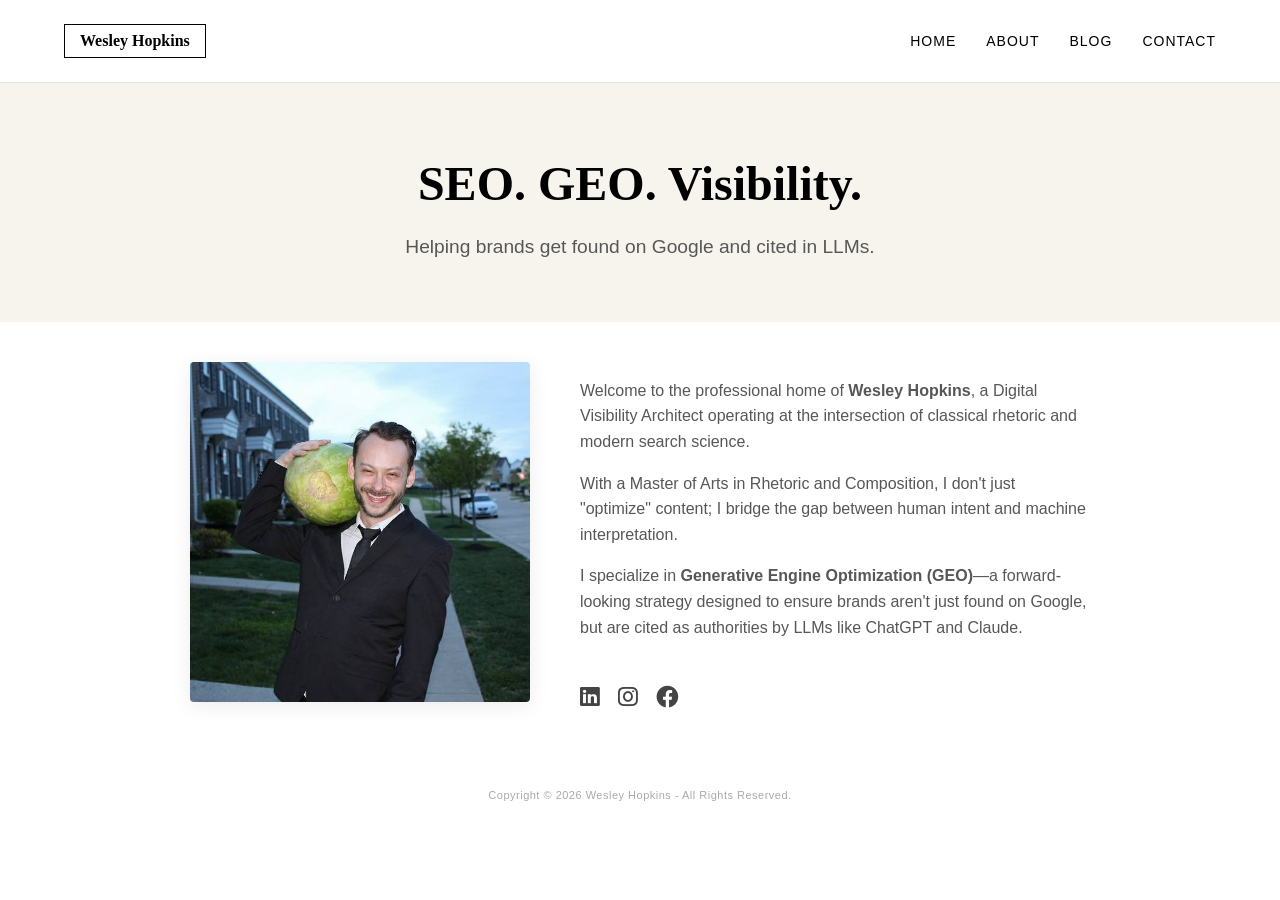
<file: index.html>
<!DOCTYPE html>
<html lang="en">
<head>
    <link rel="stylesheet" href="https://cdnjs.cloudflare.com/ajax/libs/font-awesome/6.0.0/css/all.min.css">
    <meta charset="utf-8"/>
    <meta http-equiv="X-UA-Compatible" content="IE=edge"/>
    <meta name="viewport" content="width=device-width, initial-scale=1"/>
    <title>Wesley Hopkins | Digital Visibility Architect</title>
    <meta name="description" content="Wesley Hopkins uses SEO and generative engine optimization to help brands get found on Google and cited in LLMs."/>
    <link rel="stylesheet" href="styles.css">
    
    <script type="application/ld+json">
    {
      "@context": "https://schema.org",
      "@type": "Person",
      "name": "Wesley Hopkins",
      "jobTitle": "Digital Visibility Architect",
      "description": "Expert in SEO and Generative Engine Optimization strategies, specializing in bridging the gap between rhetoric and machine understanding.",
      "url": "https://wesleyhopkins.digital",
      "sameAs": [
        "https://www.linkedin.com/in/wesleyhopkins/",
        "https://www.facebook.com/wesley.hopkins.935818/",
        "https://x.com/harmonkreiger",
        "https://instagram.com/funeraldiner"
      ],
      "knowsAbout": ["SEO", "Generative Engine Optimization", "Rhetoric", "Technical Writing"],
      "alumniOf": {
        "@type": "Organization",
        "name": "University of North Alabama",
        "department": "Master of Arts in Rhetoric and Composition"
      },
      "hasCredential": [
        {
          "@type": "EducationalOccupationalCredential",
          "name": "HubSpot Academy SEO Certification",
          "credentialCategory": "Certification"
        }
      ]
    }
    </script>
</head>
<body class="x x-fonts-playfair-display">
    <div class="layout">
        <header class="header-section">
            <nav class="nav-container">
                <div class="logo">Wesley Hopkins</div>

                <button class="menu-toggle" aria-label="Toggle Menu" onclick="toggleMenu()">
                    <i class="fa-solid fa-bars"></i>
                </button>

                <ul class="nav-links" id="navLinks">
                    <li><a href="index.html">Home</a></li>
                    <li><a href="about.html">About</a></li>
                    <li><a href="/blog/index.html">Blog</a></li>
                    <li><a href="contact.html">Contact</a></li>
                </ul>
            </nav>
            
            <div class="hero-section">
                <div class="hero-text">
                    <h1>SEO. GEO. Visibility.</h1>
                    <p class="tagline">Helping brands get found on Google and cited in LLMs.</p>
                </div>
            </div>
        </header>

        <main class="content-section">
            <div class="container bio-flex-container">
                <div class="bio-image">
                    <img src="wesley-hopkins.JPG" alt="Wesley Hopkins - Digital Visibility Architect">
                </div>

                <div class="bio-text">
                    <p>Welcome to the professional home of <strong>Wesley Hopkins</strong>, a Digital Visibility Architect operating at the intersection of classical rhetoric and modern search science.</p>
                    <p>With a Master of Arts in Rhetoric and Composition, I don't just "optimize" content; I bridge the gap between human intent and machine interpretation.</p>
                    <p>I specialize in <strong>Generative Engine Optimization (GEO)</strong>—a forward-looking strategy designed to ensure brands aren't just found on Google, but are cited as authorities by LLMs like ChatGPT and Claude.</p>
        
                    <div class="social-icons">
                        <a href="https://linkedin.com/in/wesleyhopkins/" target="_blank" aria-label="LinkedIn">
                            <i class="fa-brands fa-linkedin"></i>
                        </a>
                        <a href="https://instagram.com/funeraldiner" target="_blank" aria-label="Instagram">
                            <i class="fa-brands fa-instagram"></i>
                        </a>
                        <a href="https://facebook.com/wesley.hopkins.935818/" target="_blank" aria-label="Facebook">
                            <i class="fa-brands fa-facebook"></i>
                        </a>
                    </div>
                </div>
            </div>
        </main>

        <footer>
            <p>Copyright © 2026 Wesley Hopkins - All Rights Reserved.</p>
        </footer>
    </div>
    
    <script src="script.js"></script>
</body>
</html>
</file>
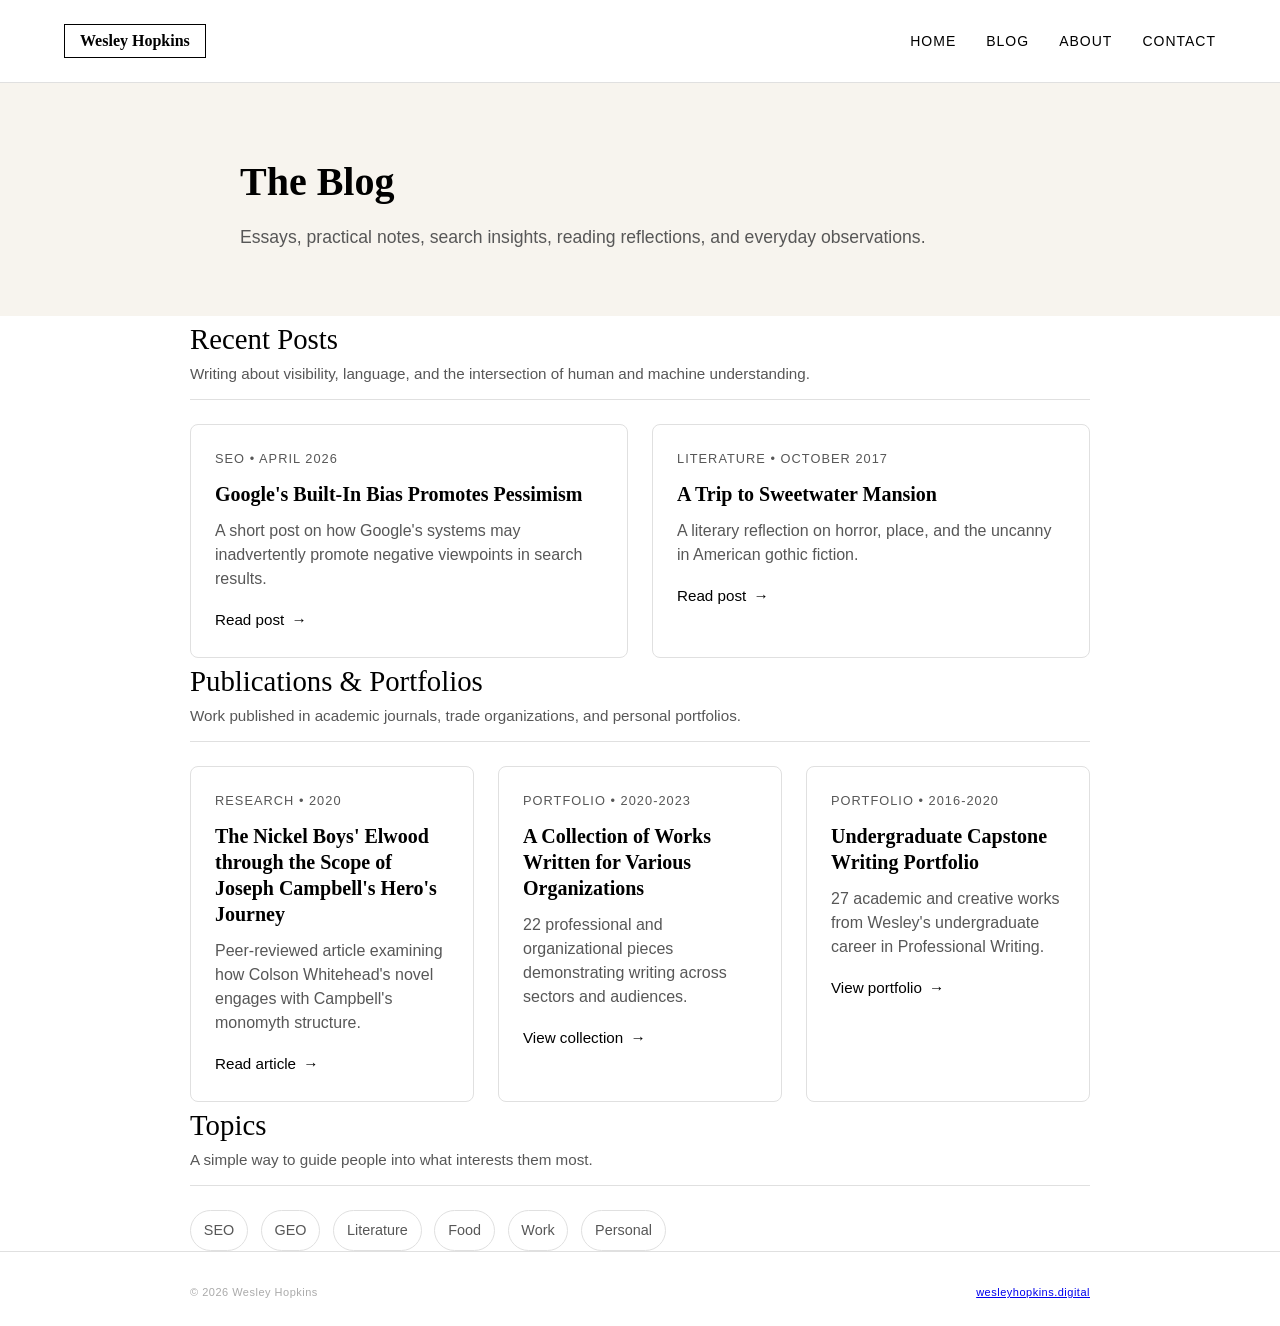
<file: blog/index.html>
<!DOCTYPE html>
<html lang="en">
<head>
    <link rel="stylesheet" href="https://cdnjs.cloudflare.com/ajax/libs/font-awesome/6.0.0/css/all.min.css">
    <meta charset="utf-8"/>
    <meta name="viewport" content="width=device-width, initial-scale=1"/>
    <title>Blog | Wesley Hopkins</title>
    <meta name="description" content="Reflections on SEO, GEO, literature, food, and the art of digital visibility from Wesley Hopkins, Digital Visibility Architect."/>
    <link rel="stylesheet" href="../styles.css">
</head>
<body class="x x-fonts-playfair-display">
    <div class="layout">
        <header class="header-section">
            <nav class="nav-container">
                <div class="logo">Wesley Hopkins</div>

                <button class="menu-toggle" aria-label="Toggle Menu" onclick="toggleMenu()">
                    <i class="fa-solid fa-bars"></i>
                </button>

                <ul class="nav-links" id="navLinks">
                    <li><a href="../index.html">Home</a></li>
                    <li><a href="index.html">Blog</a></li>
                    <li><a href="../about.html">About</a></li>
                    <li><a href="../contact.html">Contact</a></li>
                </ul>
            </nav>
        </header>

        <header class="blog-header">
            <div class="container blog-hero">
                <h1 class="blog-title">The Blog</h1>
                <p class="blog-subtitle">Essays, practical notes, search insights, reading reflections, and everyday observations.</p>
            </div>
        </header>

        <main class="content-section">
            <div class="container">
                <div class="section-head">
                    <div>
                        <h2>Recent Posts</h2>
                        <p>Writing about visibility, language, and the intersection of human and machine understanding.</p>
                    </div>
                </div>

                <div class="post-grid">
                    <a href="https://wesleyhopkins.substack.com/p/googles-built-in-bias-promoting-pessimism" class="post-card" target="_blank" rel="noopener noreferrer">
                        <div class="meta">SEO • April 2026</div>
                        <h3>Google's Built-In Bias Promotes Pessimism</h3>
                        <p class="post-excerpt">A short post on how Google's systems may inadvertently promote negative viewpoints in search results.</p>
                        <span class="read-more">Read post <span>→</span></span>
                    </a>

                    <a href="https://vocal.media/horror/a-trip-to-sweetwater-mansion" class="post-card" target="_blank" rel="noopener noreferrer">
                        <div class="meta">Literature • October 2017</div>
                        <h3>A Trip to Sweetwater Mansion</h3>
                        <p class="post-excerpt">A literary reflection on horror, place, and the uncanny in American gothic fiction.</p>
                        <span class="read-more">Read post <span>→</span></span>
                    </a>
                </div>

                <div class="section-head" id="publications">
                    <div>
                        <h2>Publications & Portfolios</h2>
                        <p>Work published in academic journals, trade organizations, and personal portfolios.</p>
                    </div>
                </div>

                <div class="post-grid">
                    <a href="https://scispace.com/pdf/the-nickel-boys-elwood-through-the-scope-of-joseph-campbell-47vdaqnu6i.pdf" class="post-card" target="_blank" rel="noopener noreferrer">
                        <div class="meta">Research • 2020</div>
                        <h3>The Nickel Boys' Elwood through the Scope of Joseph Campbell's Hero's Journey</h3>
                        <p class="post-excerpt">Peer-reviewed article examining how Colson Whitehead's novel engages with Campbell's monomyth structure.</p>
                        <span class="read-more">Read article <span>→</span></span>
                    </a>

                    <a href="https://tinyurl.com/2r8xwvkw" class="post-card" target="_blank" rel="noopener noreferrer">
                        <div class="meta">Portfolio • 2020-2023</div>
                        <h3>A Collection of Works Written for Various Organizations</h3>
                        <p class="post-excerpt">22 professional and organizational pieces demonstrating writing across sectors and audiences.</p>
                        <span class="read-more">View collection <span>→</span></span>
                    </a>

                    <a href="https://tinyurl.com/wahopkinsundergradportfolio" class="post-card" target="_blank" rel="noopener noreferrer">
                        <div class="meta">Portfolio • 2016-2020</div>
                        <h3>Undergraduate Capstone Writing Portfolio</h3>
                        <p class="post-excerpt">27 academic and creative works from Wesley's undergraduate career in Professional Writing.</p>
                        <span class="read-more">View portfolio <span>→</span></span>
                    </a>
                </div>

                <div class="section-head" id="topics">
                    <div>
                        <h2>Topics</h2>
                        <p>A simple way to guide people into what interests them most.</p>
                    </div>
                </div>
                
                <div style="display: flex; gap: 0.8rem; flex-wrap: wrap;">
                    <a href="tag/seo/" class="chip">SEO</a>
                    <a href="tag/geo/" class="chip">GEO</a>
                    <a href="tag/literature/" class="chip">Literature</a>
                    <a href="tag/food/" class="chip">Food</a>
                    <a href="tag/work/" class="chip">Work</a>
                    <a href="tag/personal/" class="chip">Personal</a>
                </div>
            </div>
        </main>

        <footer class="blog-footer">
            <div class="container footer-row">
                <div>© 2026 Wesley Hopkins</div>
                <div><a href="../">wesleyhopkins.digital</a></div>
            </div>
        </footer>
    </div>

    <script src="../script.js"></script>
</body>
</html>
</file>
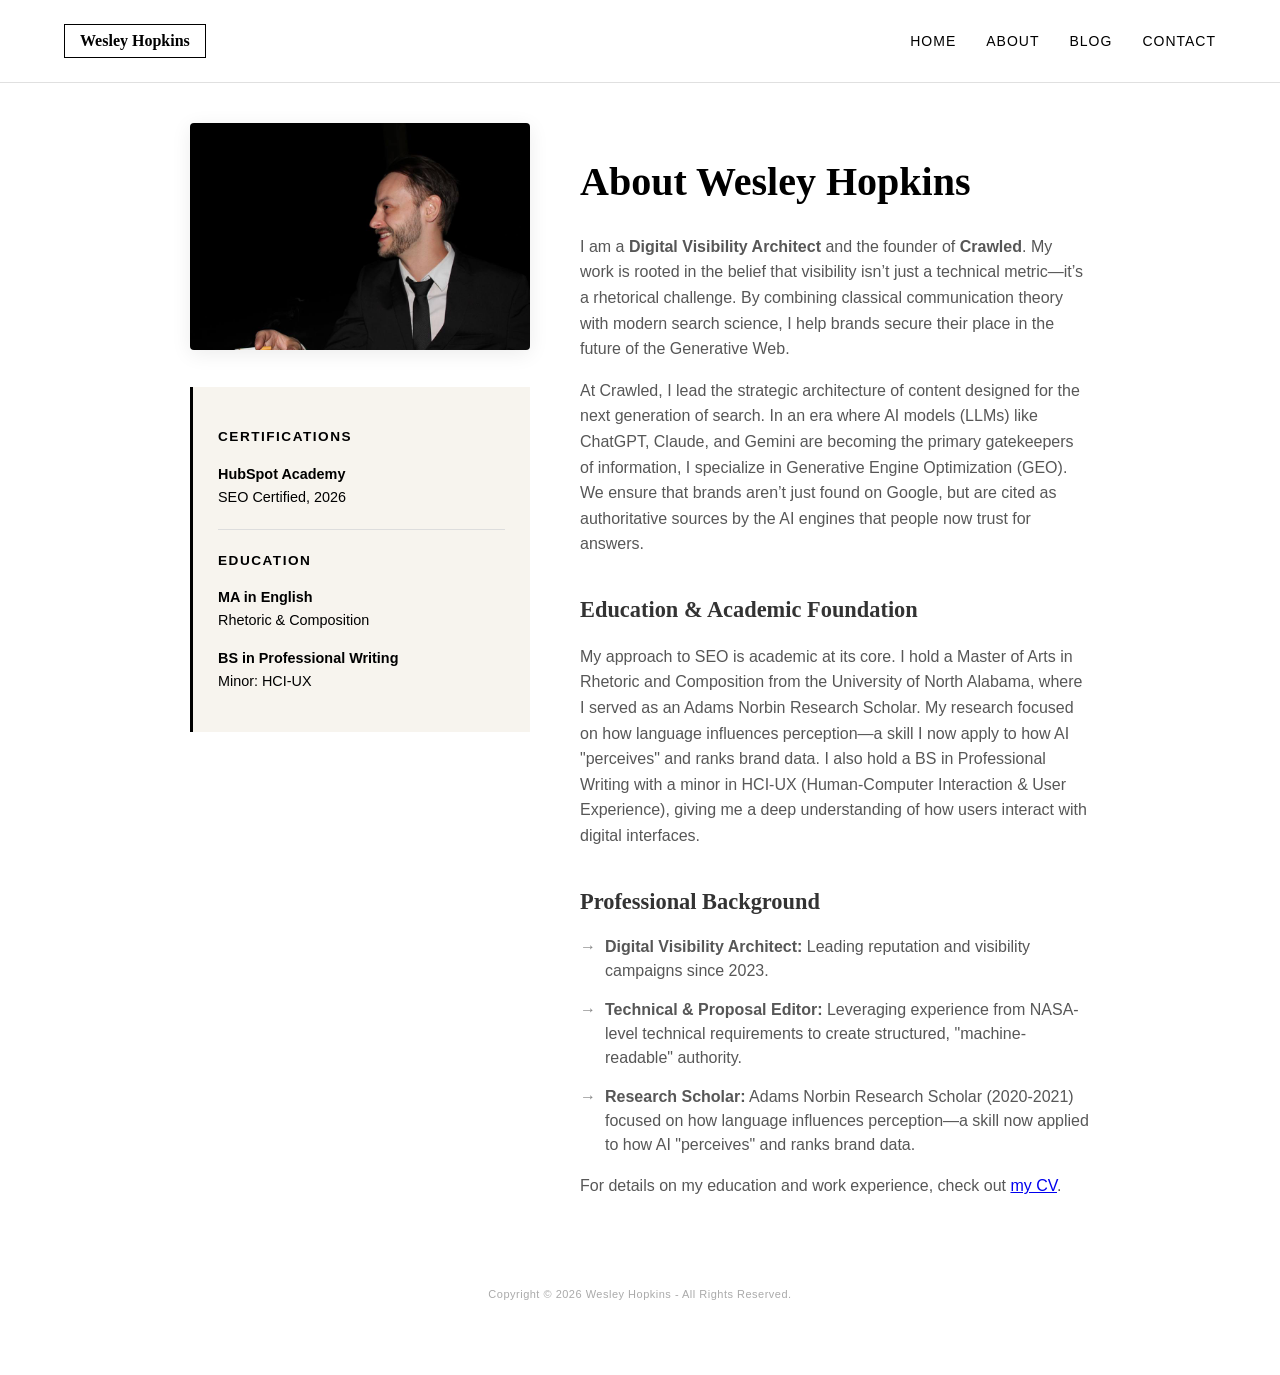
<file: about.html>
<!DOCTYPE html>
<html lang="en">
<head>
  <link rel="stylesheet" href="https://cdnjs.cloudflare.com/ajax/libs/font-awesome/6.0.0/css/all.min.css">
    <meta charset="utf-8"/>
    <meta name="viewport" content="width=device-width, initial-scale=1"/>
    <title>About | Wesley Hopkins</title>
    <link rel="stylesheet" href="styles.css">
</head>
<body class="x x-fonts-playfair-display">
    <div class="layout">
<header class="header-section">
    <nav class="nav-container">
        <div class="logo">Wesley Hopkins</div>

        <button class="menu-toggle" aria-label="Toggle Menu" onclick="toggleMenu()">
            <i class="fa-solid fa-bars"></i>
        </button>

        <ul class="nav-links" id="navLinks">
            <li><a href="index.html">Home</a></li>
            <li><a href="about.html">About</a></li>
            <li><a href="/blog/index.html">Blog</a></li>
            <li><a href="contact.html">Contact</a></li>
        </ul>
    </nav>
</header>

<main class="content-section">
    <div class="container bio-flex-container">
        <div class="bio-image">
            <img src="wesley-hopkins-2.JPG" alt="Wesley Hopkins - Digital Visibility Architect">
            
            <div class="credentials-sidebar">
                <h3>Certifications</h3>
                <p><strong>HubSpot Academy</strong><br>SEO Certified, 2026</p>
                <hr>
                <h3>Education</h3>
                <p><strong>MA in English</strong><br>Rhetoric & Composition</p>
                <p><strong>BS in Professional Writing</strong><br>Minor: HCI-UX</p>
            </div>
        </div>

        <div class="bio-text">
            <h1>About Wesley Hopkins</h1>
            <p>I am a <strong>Digital Visibility Architect</strong> and the founder of <strong>Crawled</strong>. My work is rooted in the belief that visibility isn’t just a technical metric—it’s a rhetorical challenge. By combining classical communication theory with modern search science, I help brands secure their place in the future of the Generative Web.</p>
            <p>At Crawled, I lead the strategic architecture of content designed for the next generation of search. In an era where AI models (LLMs) like ChatGPT, Claude, and Gemini are becoming the primary gatekeepers of information, I specialize in Generative Engine Optimization (GEO). We ensure that brands aren’t just found on Google, but are cited as authoritative sources by the AI engines that people now trust for answers.</p>
            <h3>Education & Academic Foundation</h3>
            <p>My approach to SEO is academic at its core. I hold a Master of Arts in Rhetoric and Composition from the University of North Alabama, where I served as an Adams Norbin Research Scholar. My research focused on how language influences perception—a skill I now apply to how AI "perceives" and ranks brand data. I also hold a BS in Professional Writing with a minor in HCI-UX (Human-Computer Interaction & User Experience), giving me a deep understanding of how users interact with digital interfaces.</p>
            <h3>Professional Background</h3>
            <ul>
                <li><strong>Digital Visibility Architect:</strong> Leading reputation and visibility campaigns since 2023.</li>
                <li><strong>Technical & Proposal Editor:</strong> Leveraging experience from NASA-level technical requirements to create structured, "machine-readable" authority.</li>
                <li><strong>Research Scholar:</strong> Adams Norbin Research Scholar (2020-2021) focused on how language influences perception—a skill now applied to how AI "perceives" and ranks brand data.</li>
            </ul>
            <p>For details on my education and work experience, check out <a href="https://docs.google.com/document/d/1Fv3Km8ESbVycJv-xeJ5D8sQ1hWw272Ic/" target="_blank" rel="noopener noreferrer">my CV</a>.</p>
            </div>
    </div>
</main>

        <footer>
            <p>Copyright © 2026 Wesley Hopkins - All Rights Reserved.</p>
        </footer>
    </div>
</body>
</html>
</file>
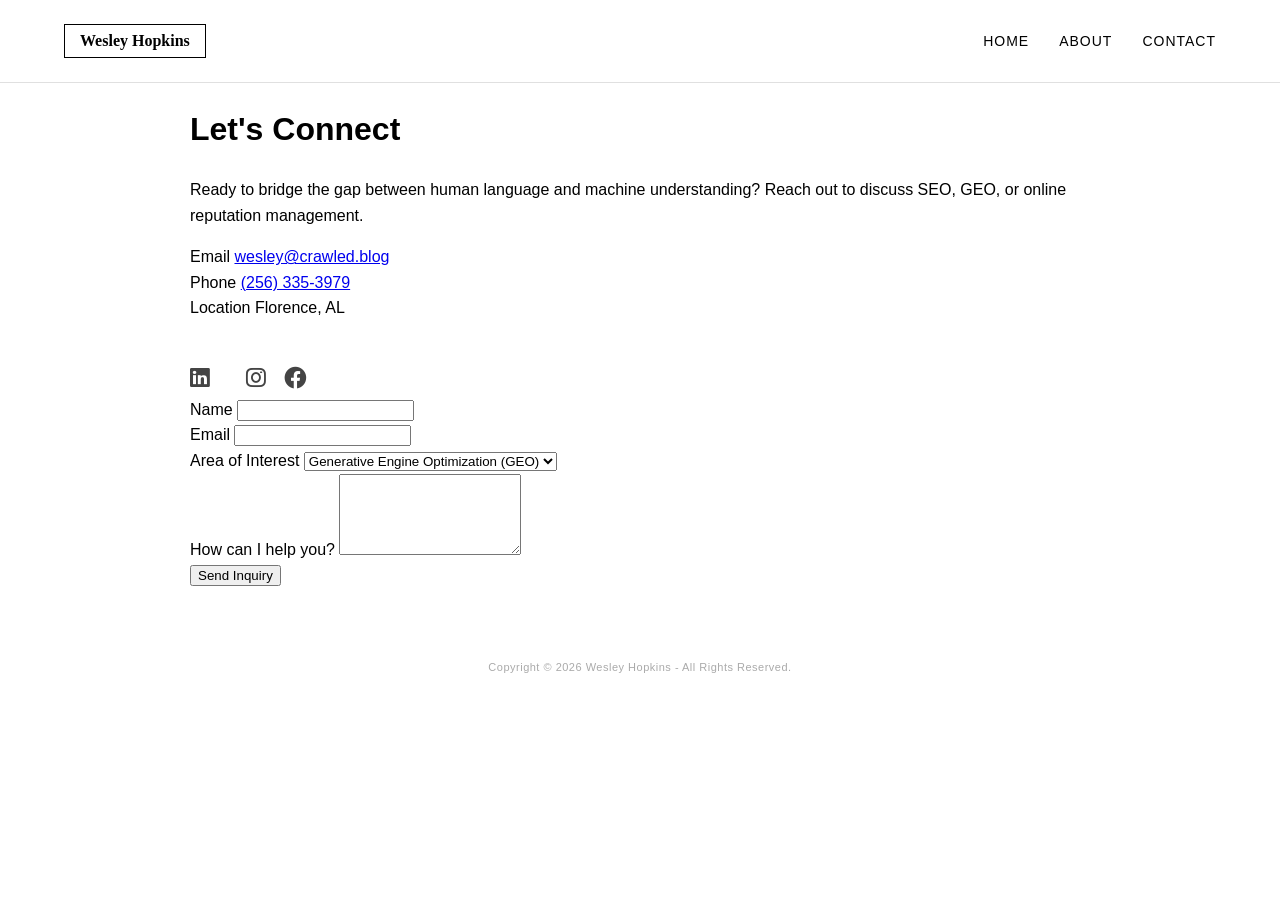
<file: contact.html>
<!DOCTYPE html>
<html lang="en">
<head>
 <link rel="stylesheet" href="https://cdnjs.cloudflare.com/ajax/libs/font-awesome/6.0.0/css/all.min.css">
    <meta charset="utf-8"/>
    <meta name="viewport" content="width=device-width, initial-scale=1"/>
    <title>Contact | Wesley Hopkins</title>
    <link rel="stylesheet" href="styles.css">
</head>
<body class="x x-fonts-playfair-display">
    <div class="layout">
        <header class="header-section">
            <nav class="nav-container">
                <div class="logo">Wesley Hopkins</div>
                <ul class="nav-links">
                    <li><a href="index.html">Home</a></li>
                    <li><a href="about.html">About</a></li>
                    <li><a href="contact.html">Contact</a></li>
                </ul>
            </nav>
        </header>

        <main class="content-section">
            <div class="container contact-grid">
                <div class="contact-info">
                    <h1>Let's Connect</h1>
                    <p class="contact-intro">Ready to bridge the gap between human language and machine understanding? Reach out to discuss SEO, GEO, or online reputation management.</p>
                    
                    <div class="contact-method-list">
                        <div class="method-item">
                            <span class="label">Email</span>
                            <a href="mailto:wesley@crawled.blog">wesley@crawled.blog</a>
                        </div>
                        <div class="method-item">
                            <span class="label">Phone</span>
                            <a href="tel:2563353979">(256) 335-3979</a>
                        </div>
                        <div class="method-item">
                            <span class="label">Location</span>
                            <span>Florence, AL</span>
                        </div>
                    </div>

                    <div class="social-links-contact">
                        <div class="social-links">
<div class="social-icons">
    <a href="https://linkedin.com/in/wesleyhopkins/" target="_blank" aria-label="LinkedIn">
        <i class="fa-brands fa-linkedin"></i>
    </a>
    <a href="https://x.com/harmonkreiger" target="_blank" aria-label="X (Twitter)">
        <i class="fa-brands fa-x-twitter"></i>
    </a>
    <a href="https://instagram.com/funeraldiner" target="_blank" aria-label="Instagram">
        <i class="fa-brands fa-instagram"></i>
    </a>
    <a href="https://facebook.com/wesley.hopkins.935818/" target="_blank" aria-label="Facebook">
        <i class="fa-brands fa-facebook"></i>
    </a>
</div>
                        </div>
                    </div>
                </div>

                <div class="contact-form-container">
                    <form action="https://formspree.io/f/mjgeogor" method="POST" class="modern-form">
                        <div class="form-group">
                            <label for="name">Name</label>
                            <input type="text" id="name" name="name" required>
                        </div>
                        
                        <div class="form-group">
                            <label for="email">Email</label>
                            <input type="email" id="email" name="_replyto" required>
                        </div>

                        <div class="form-group">
                            <label for="interest">Area of Interest</label>
                            <select id="interest" name="interest">
                                <option value="geo">Generative Engine Optimization (GEO)</option>
                                <option value="seo">SEO Strategy</option>
                                <option value="reputation">Reputation Management</option>
                                <option value="writing">Technical/Proposal Writing</option>
                            </select>
                        </div>

                        <div class="form-group">
                            <label for="message">How can I help you?</label>
                            <textarea id="message" name="message" rows="5" required></textarea>
                        </div>

                        <button type="submit" class="cta-button-large">Send Inquiry</button>
                    </form>
                </div>
            </div>
        </main>

        <footer>
            <p>Copyright © 2026 Wesley Hopkins - All Rights Reserved.</p>
        </footer>
    </div>
</body>
</html>
</file>
<file: styles.css>
:root {
    --primary-black: #000000;
    --text-grey: #575757;
    --bg-light: #ffffff;
    --bg-off: #f7f4ee;
    --border-grey: #e0e0e0;
    --font-main: 'Open Sans', sans-serif;
    --font-heading: 'Playfair Display', serif;
    --radius-sm: 4px;
    --radius-md: 8px;
    --radius-lg: 16px;
}

body {
    margin: 0;
    font-family: var(--font-main);
    color: var(--primary-black);
    line-height: 1.6;
    overflow-x: hidden;
}

/* --- NAVIGATION SYSTEM --- */

.nav-container {
    display: flex;
    justify-content: space-between;
    align-items: center;
    padding: 24px 5%; 
    position: relative;
    background-color: var(--bg-light);
    border-bottom: 1px solid var(--border-grey);
}

/* Boxed Logo (Neel-style) */
.logo {
    border: 1.5px solid var(--primary-black); 
    padding: 8px 15px;
    font-family: var(--font-heading);
    font-weight: bold;
    display: inline-block;
    line-height: 1;
    text-transform: none;
    text-decoration: none;
    color: var(--primary-black);
}

/* Desktop Navigation Links */
.nav-links {
    display: flex;
    list-style: none;
    gap: 30px;
    margin: 0;
    padding: 0;
}

.nav-links a {
    text-decoration: none;
    color: inherit;
    text-transform: uppercase;
    font-size: 14px;
    letter-spacing: 1px;
    transition: opacity 0.2s ease;
}

.nav-links a:hover {
    opacity: 0.6;
}

/* Hamburger Toggle Styles */
.menu-toggle {
    display: none; /* Hidden on desktop */
    background: none;
    border: none;
    font-size: 24px;
    cursor: pointer;
    color: var(--primary-black); 
    padding: 5px;
    transition: transform 0.2s ease;
}

.menu-toggle:active {
    transform: scale(0.9); /* Subtle press effect */
}

/* Mobile Navigation Logic */
@media (max-width: 768px) {
    .menu-toggle {
        display: block; 
    }

    .nav-links {
        /* Layout */
        display: flex; 
        flex-direction: column;
        position: absolute;
        top: 100%; 
        right: 5%;
        background: var(--bg-light);
        border: 1.5px solid var(--primary-black);
        padding: 20px;
        z-index: 100;
        width: 180px;
        gap: 15px;
        box-shadow: 0 10px 30px rgba(0,0,0,0.1);

        /* Animation State: Hidden */
        opacity: 0;
        visibility: hidden;
        transform: translateY(-10px); 
        transition: opacity 0.3s ease, transform 0.3s ease, visibility 0.3s;
    }

    /* Animation State: Visible (Triggered by JS) */
    .nav-links.active {
        opacity: 1;
        visibility: visible;
        transform: translateY(0); 
    }
    
    .nav-links li {
        margin: 0;
        width: 100%;
        text-align: right;
    }
}

/* --- HERO & CONTENT SECTIONS --- */

.hero-section {
    padding: 40px 3%;
    background-color: var(--bg-off);
    text-align: center;
}

.hero-text h1 {
    font-family: var(--font-heading);
    font-size: 48px;
    margin-bottom: 10px;
    line-height: 1.2;
}

.tagline {
    font-size: 1.2rem;
    color: var(--text-grey);
}

.container {
    max-width: 900px;
    margin: 0 auto;
    padding: 0 20px;
}

.bio-text {
    font-size: 16px;
    color: var(--text-grey);
}

.bio-text h1 {
    font-size: 2.5rem;
    margin-bottom: 20px;
    color: var(--primary-black);
    font-family: var(--font-heading);
}

.bio-text h3 {
    margin-top: 35px;
    margin-bottom: 15px;
    color: #333;
    font-family: var(--font-heading);
    font-size: 1.4rem;
}

/* --- FLEXBOX BIO LAYOUT --- */

.bio-flex-container {
    display: flex;
    align-items: flex-start;
    gap: 50px;
    margin-top: 40px;
}

.bio-image {
    flex: 1;
    max-width: 350px;
}

.bio-image img {
    width: 100%;
    height: auto;
    border-radius: var(--radius-sm);
    box-shadow: 0 4px 20px rgba(0,0,0,0.08);
}

.bio-text {
    flex: 1.5;
}

@media (max-width: 768px) {
    .bio-flex-container {
        flex-direction: column;
        align-items: center;
        gap: 30px;
    }
    
    .bio-image {
        max-width: 100%;
    }
    
    .bio-text {
        text-align: left;
    }
}

/* --- CREDENTIALS SIDEBAR --- */

.credentials-sidebar {
    margin-top: 30px;
    padding: 25px;
    background-color: var(--bg-off);
    border-left: 3px solid var(--primary-black);
    font-size: 0.9rem;
}

.credentials-sidebar h3 {
    font-size: 0.85rem;
    margin-bottom: 15px;
    text-transform: uppercase;
    letter-spacing: 1.5px;
    color: #000;
}

.credentials-sidebar hr {
    border: 0;
    border-top: 1px solid #ddd;
    margin: 20px 0;
}

/* --- LISTS & TYPOGRAPHY --- */

ul {
    list-style: none;
    padding-left: 0;
}

.bio-text li {
    margin-bottom: 15px;
    padding-left: 25px;
    position: relative;
    line-height: 1.5;
}

.bio-text li::before {
    content: "→";
    position: absolute;
    left: 0;
    color: #888;
}

/* --- SOCIAL ICONS --- */

.social-icons {
    display: flex;
    gap: 18px;
    margin-top: 40px;
}

.social-icons a {
    font-size: 1.4rem;
    color: #444;
    transition: transform 0.2s ease, color 0.2s ease;
    text-decoration: none;
}

.social-icons a:hover {
    color: var(--primary-black);
    transform: translateY(-3px);
}

/* Brand Tones */
.social-icons a[aria-label="LinkedIn"]:hover { color: #0077b5; }
.social-icons a[aria-label="Instagram"]:hover { color: #e4405f; }
.social-icons a[aria-label="Facebook"]:hover { color: #1877f2; }
.social-icons a[aria-label*="X"]:hover { color: #000; }

/* --- FOOTER --- */

footer {
    text-align: center;
    padding: 60px 20px;
    font-size: 11px;
    color: #aaa;
    letter-spacing: 0.5px;
}

/* --- BLOG-SPECIFIC STYLES (cohesive with main design) --- */

.blog-header {
    background: var(--bg-off);
    padding: 3rem 0 2rem;
}

.blog-hero {
    max-width: 800px;
    margin: 0 auto;
}

.blog-title {
    font-family: var(--font-heading);
    font-size: 2.5rem;
    margin-bottom: 1rem;
    line-height: 1.2;
}

.blog-subtitle {
    font-size: 1.1rem;
    color: var(--text-grey);
    margin-bottom: 2rem;
}

.section-head {
    display: flex;
    justify-content: space-between;
    align-items: end;
    gap: 1rem;
    margin-bottom: 1.5rem;
    border-bottom: 1px solid var(--border-grey);
    padding-bottom: 0.8rem;
}

.section-head h2 {
    margin: 0;
    font-size: 1.8rem;
    font-weight: 500;
    font-family: var(--font-heading);
}

.section-head p {
    margin: 0;
    color: var(--text-grey);
    font-size: 0.95rem;
}

.post-grid {
    display: grid;
    grid-template-columns: repeat(auto-fit, minmax(280px, 1fr));
    gap: 1.5rem;
}

.post-card {
    background: var(--bg-light);
    border: 1px solid var(--border-grey);
    border-radius: var(--radius-md);
    padding: 1.5rem;
    transition: all 0.2s ease;
    text-decoration: none;
    color: inherit;
}

.post-card:hover {
    transform: translateY(-2px);
    box-shadow: 0 4px 12px rgba(0,0,0,0.05);
    border-color: #d8d0c4;
}

.post-card h3 {
    margin: 0 0 0.75rem;
    font-size: 1.25rem;
    font-family: var(--font-heading);
    line-height: 1.3;
}

.post-card .meta {
    font-size: 0.8rem;
    text-transform: uppercase;
    letter-spacing: 0.08em;
    color: var(--text-grey);
    margin-bottom: 0.75rem;
}

.post-excerpt {
    color: var(--text-grey);
    margin: 0 0 1rem;
    line-height: 1.5;
}

.read-more {
    display: inline-flex;
    align-items: center;
    gap: 0.45rem;
    font-size: 0.95rem;
    color: var(--primary-black);
    text-decoration: none;
    transition: transform 0.2s ease;
}

.read-more:hover {
    transform: translateX(3px);
}

.chip {
    display: inline-block;
    border: 1px solid var(--border-grey);
    padding: 0.5rem 0.8rem;
    border-radius: 999px;
    background: var(--bg-light);
    font-size: 0.9rem;
    color: var(--text-grey);
    text-decoration: none;
    transition: all 0.2s ease;
}

.chip:hover {
    background: var(--bg-off);
    color: var(--primary-black);
}

.blog-footer {
    border-top: 1px solid var(--border-grey);
    padding: 2rem 0 1.5rem;
}

.blog-footer .footer-row {
    display: flex;
    justify-content: space-between;
    gap: 1rem;
    flex-wrap: wrap;
}

/* Responsive adjustments */
@media (max-width: 768px) {
    .blog-title {
        font-size: 2rem;
    }
    
    .section-head {
        flex-direction: column;
        align-items: start;
    }
}
</file>
